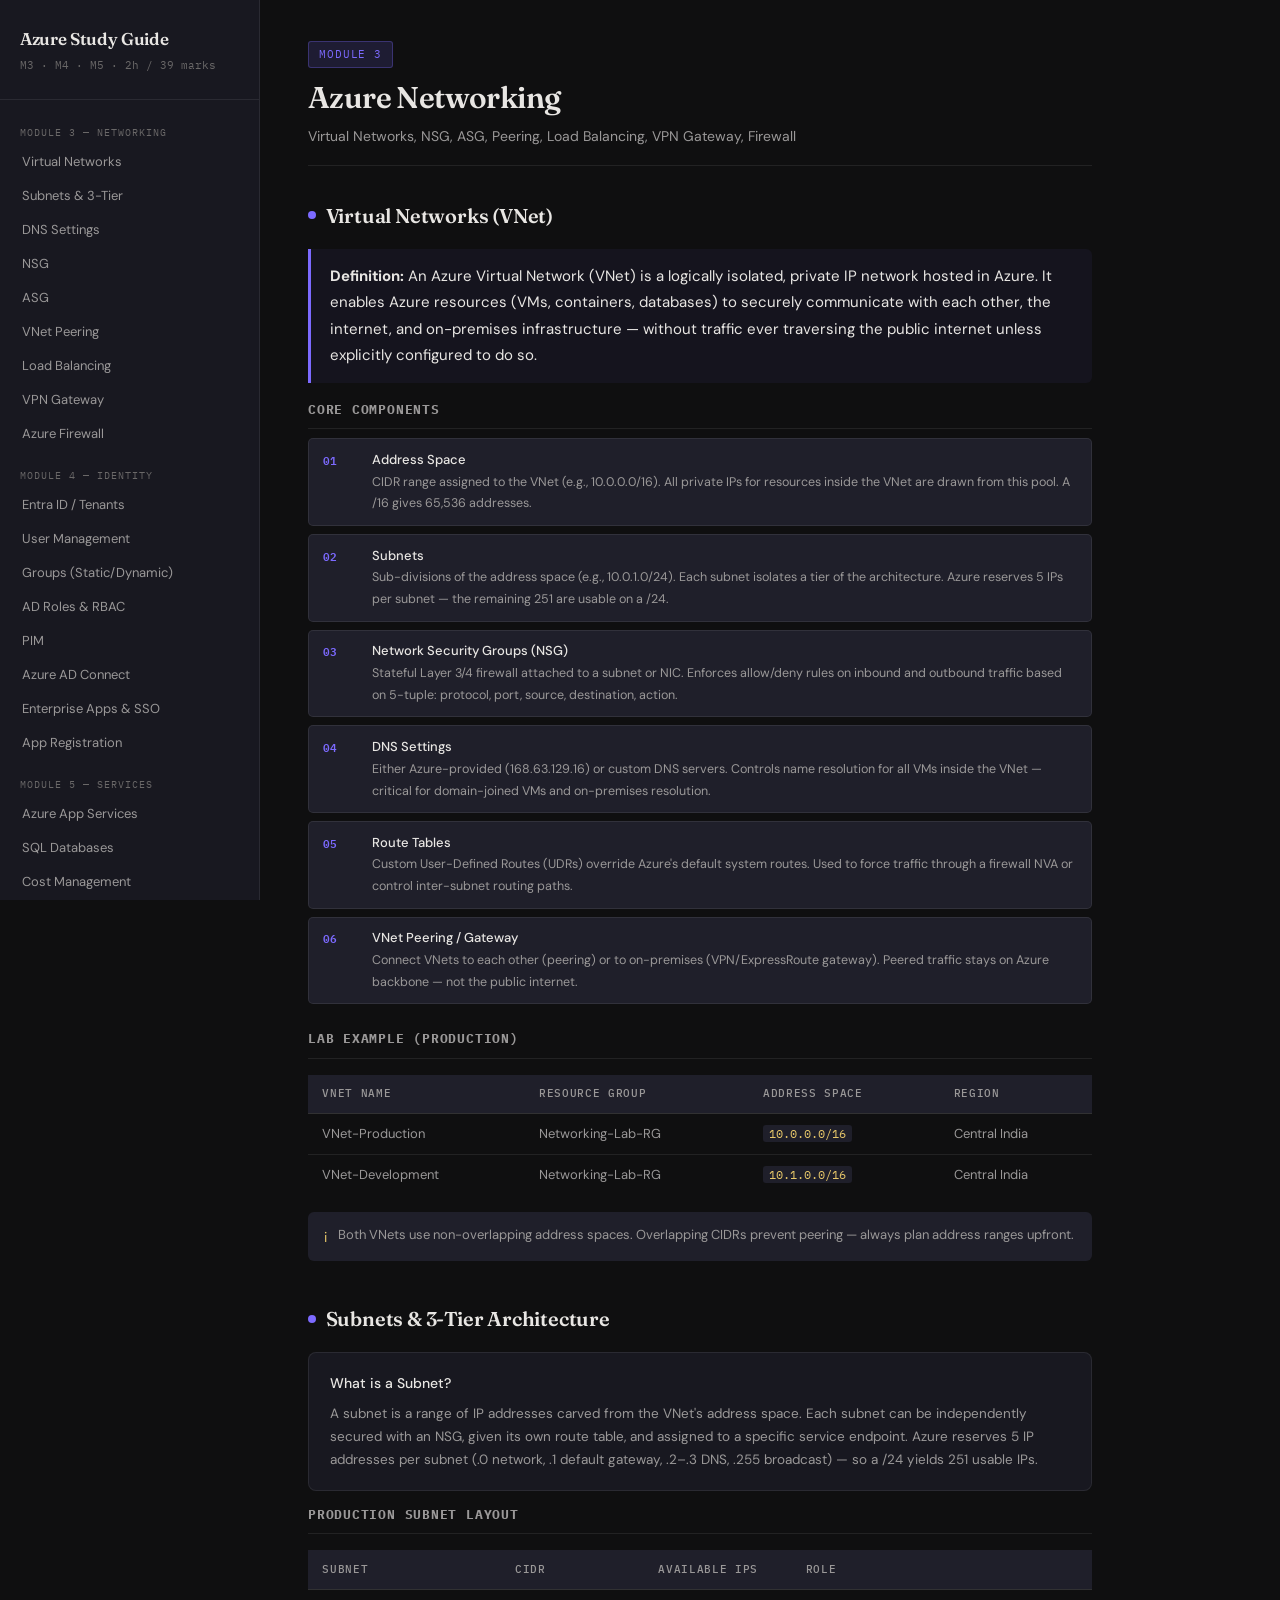
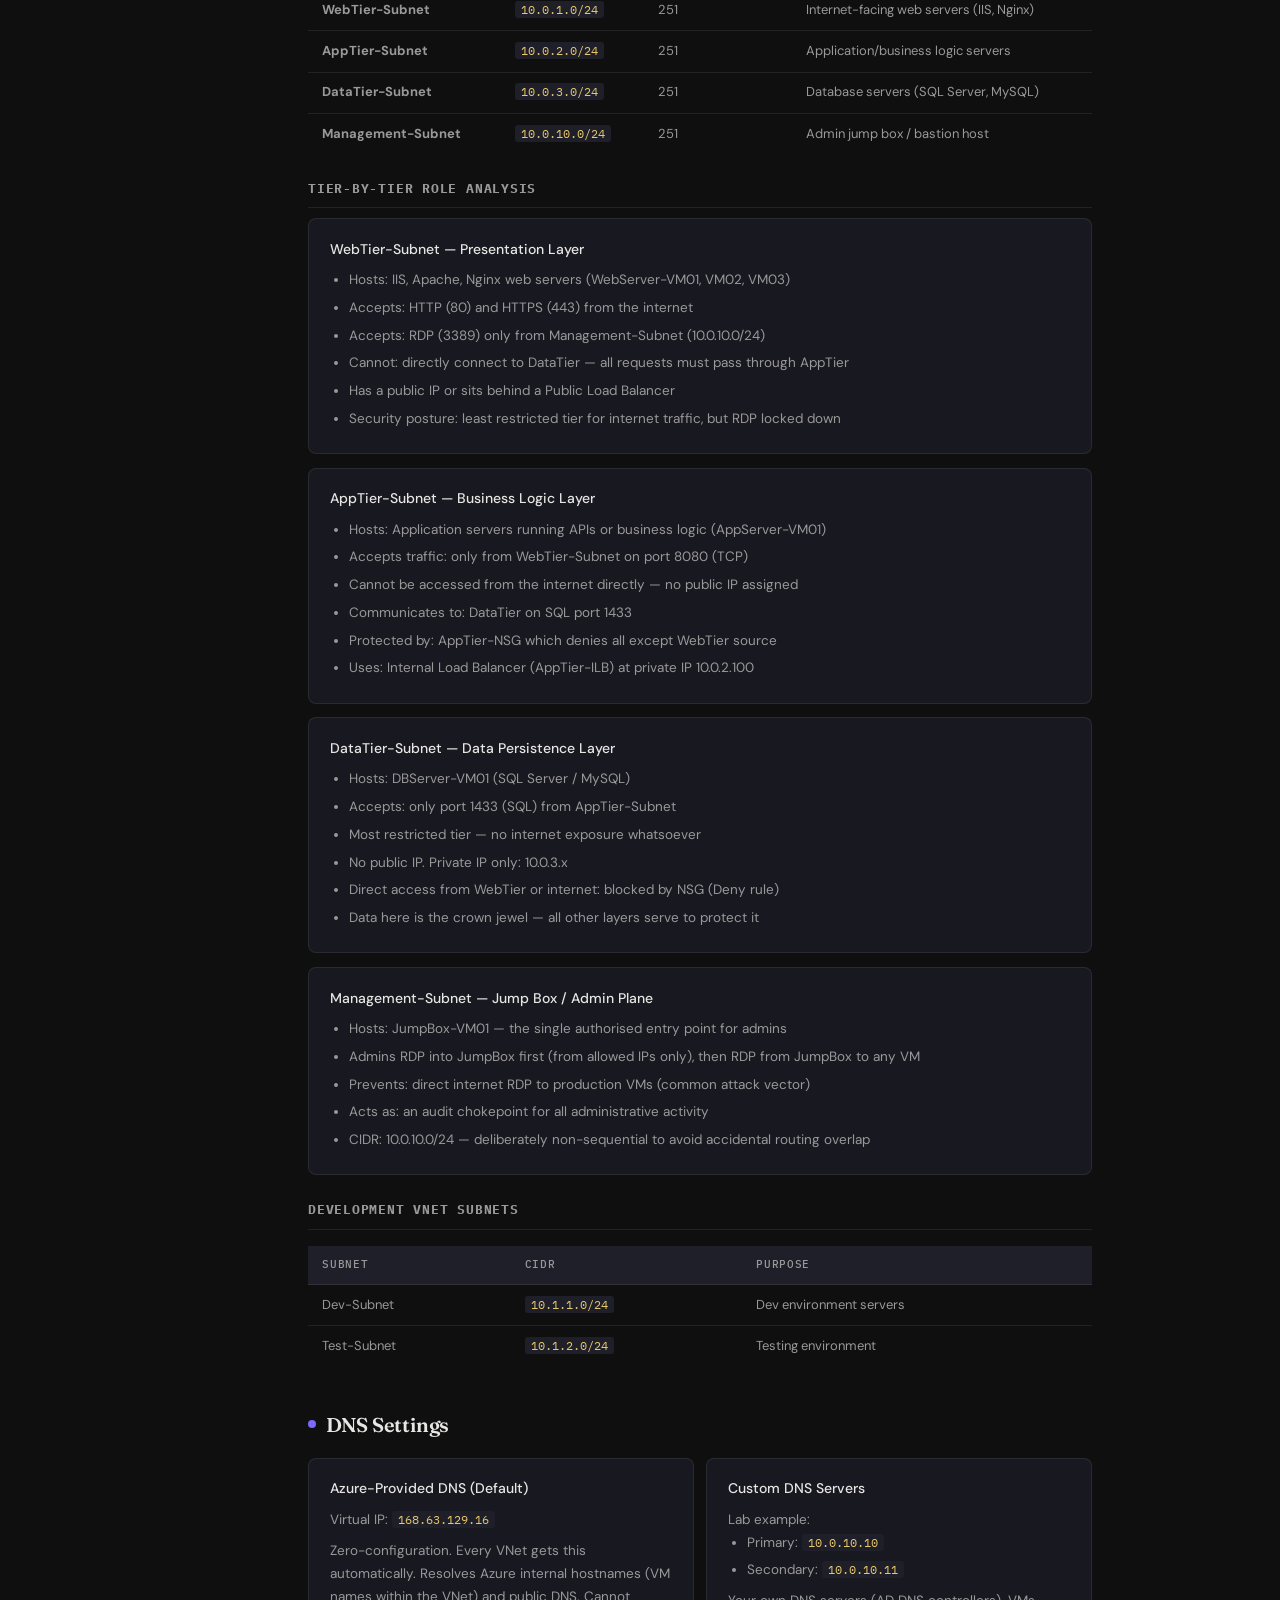
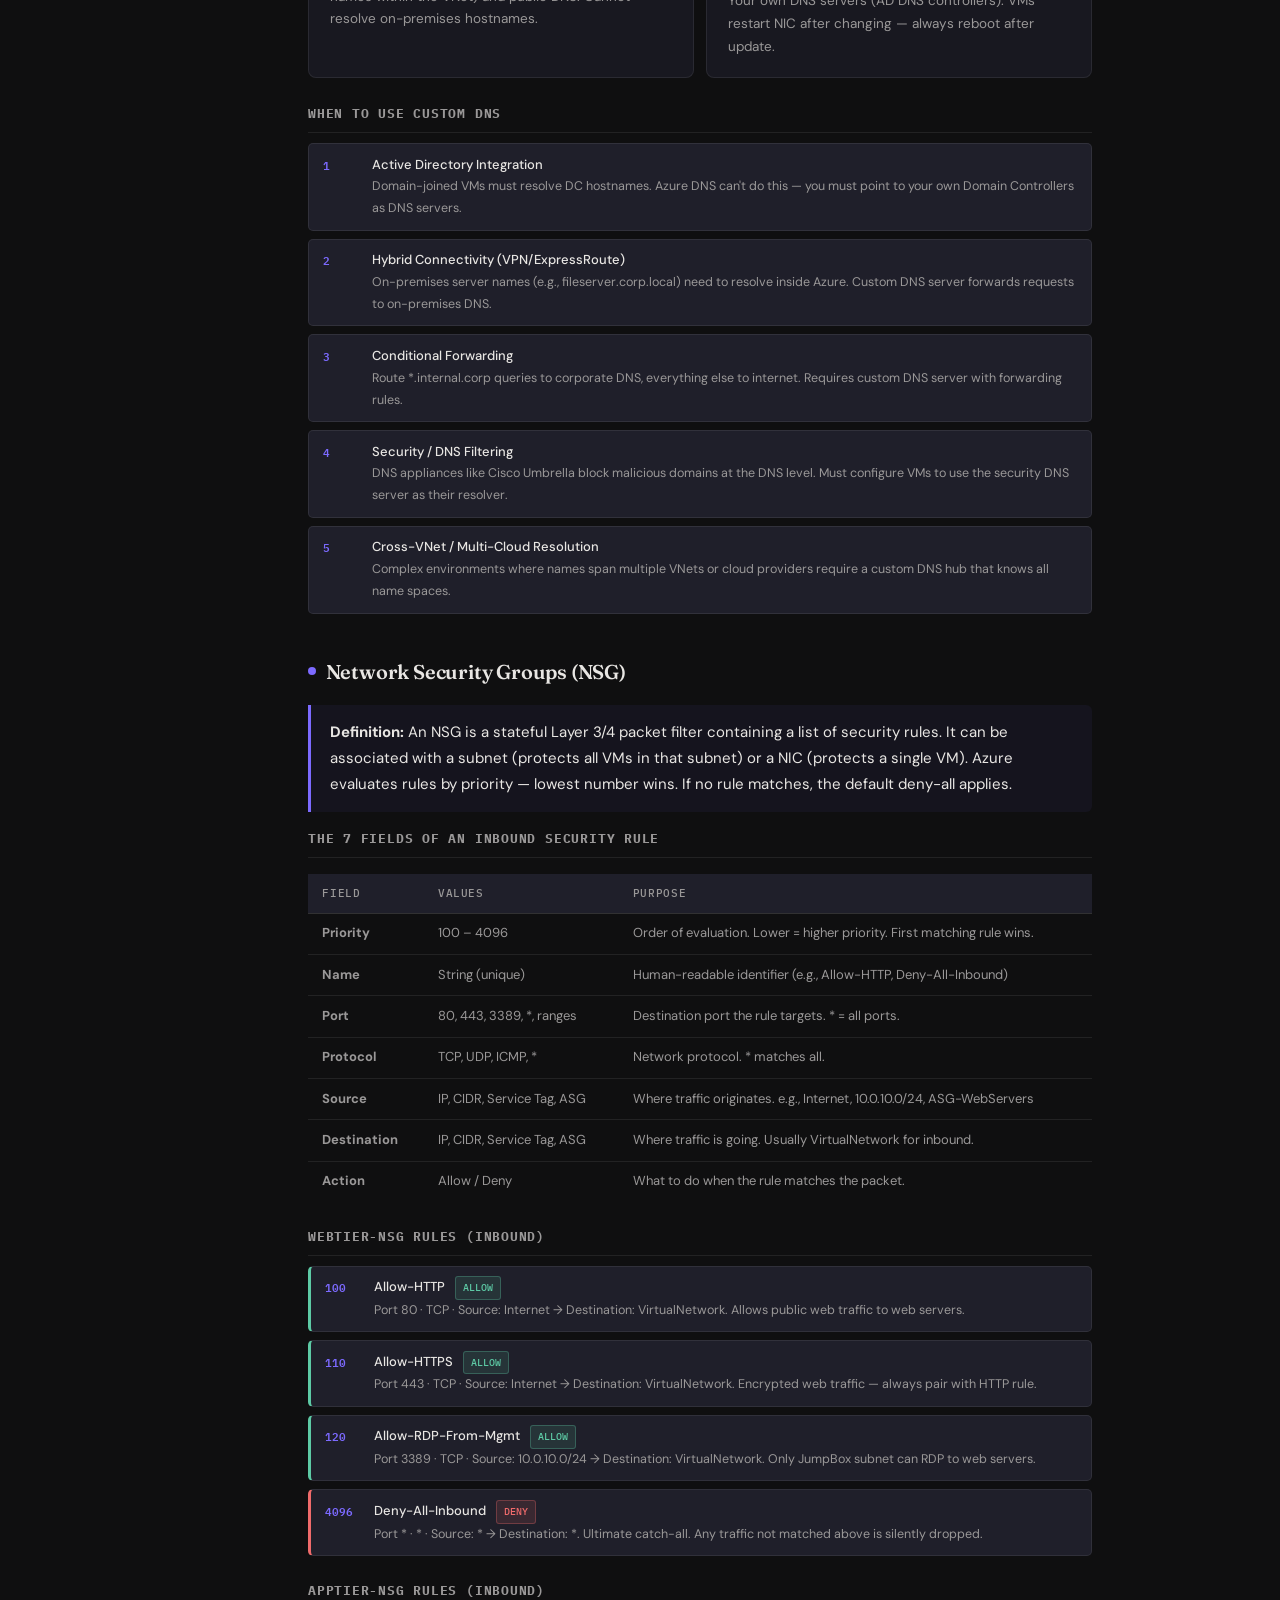
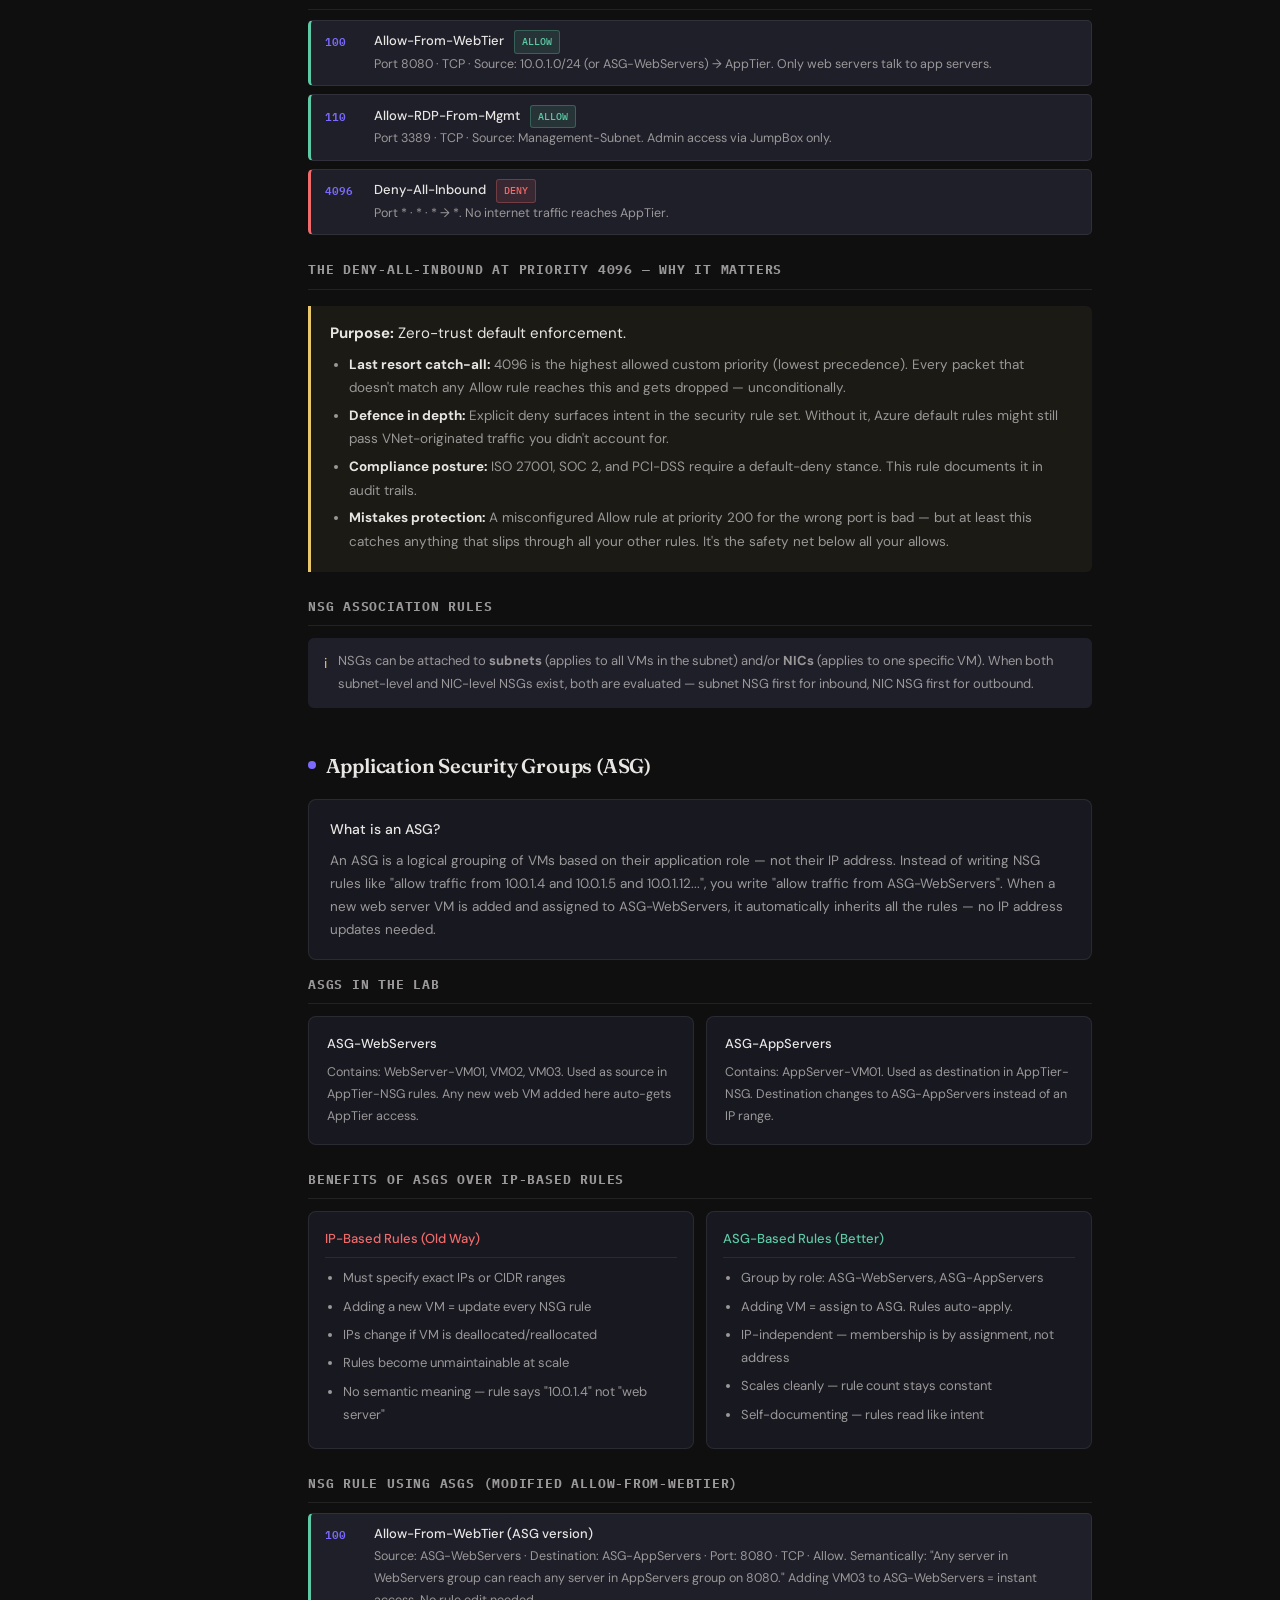
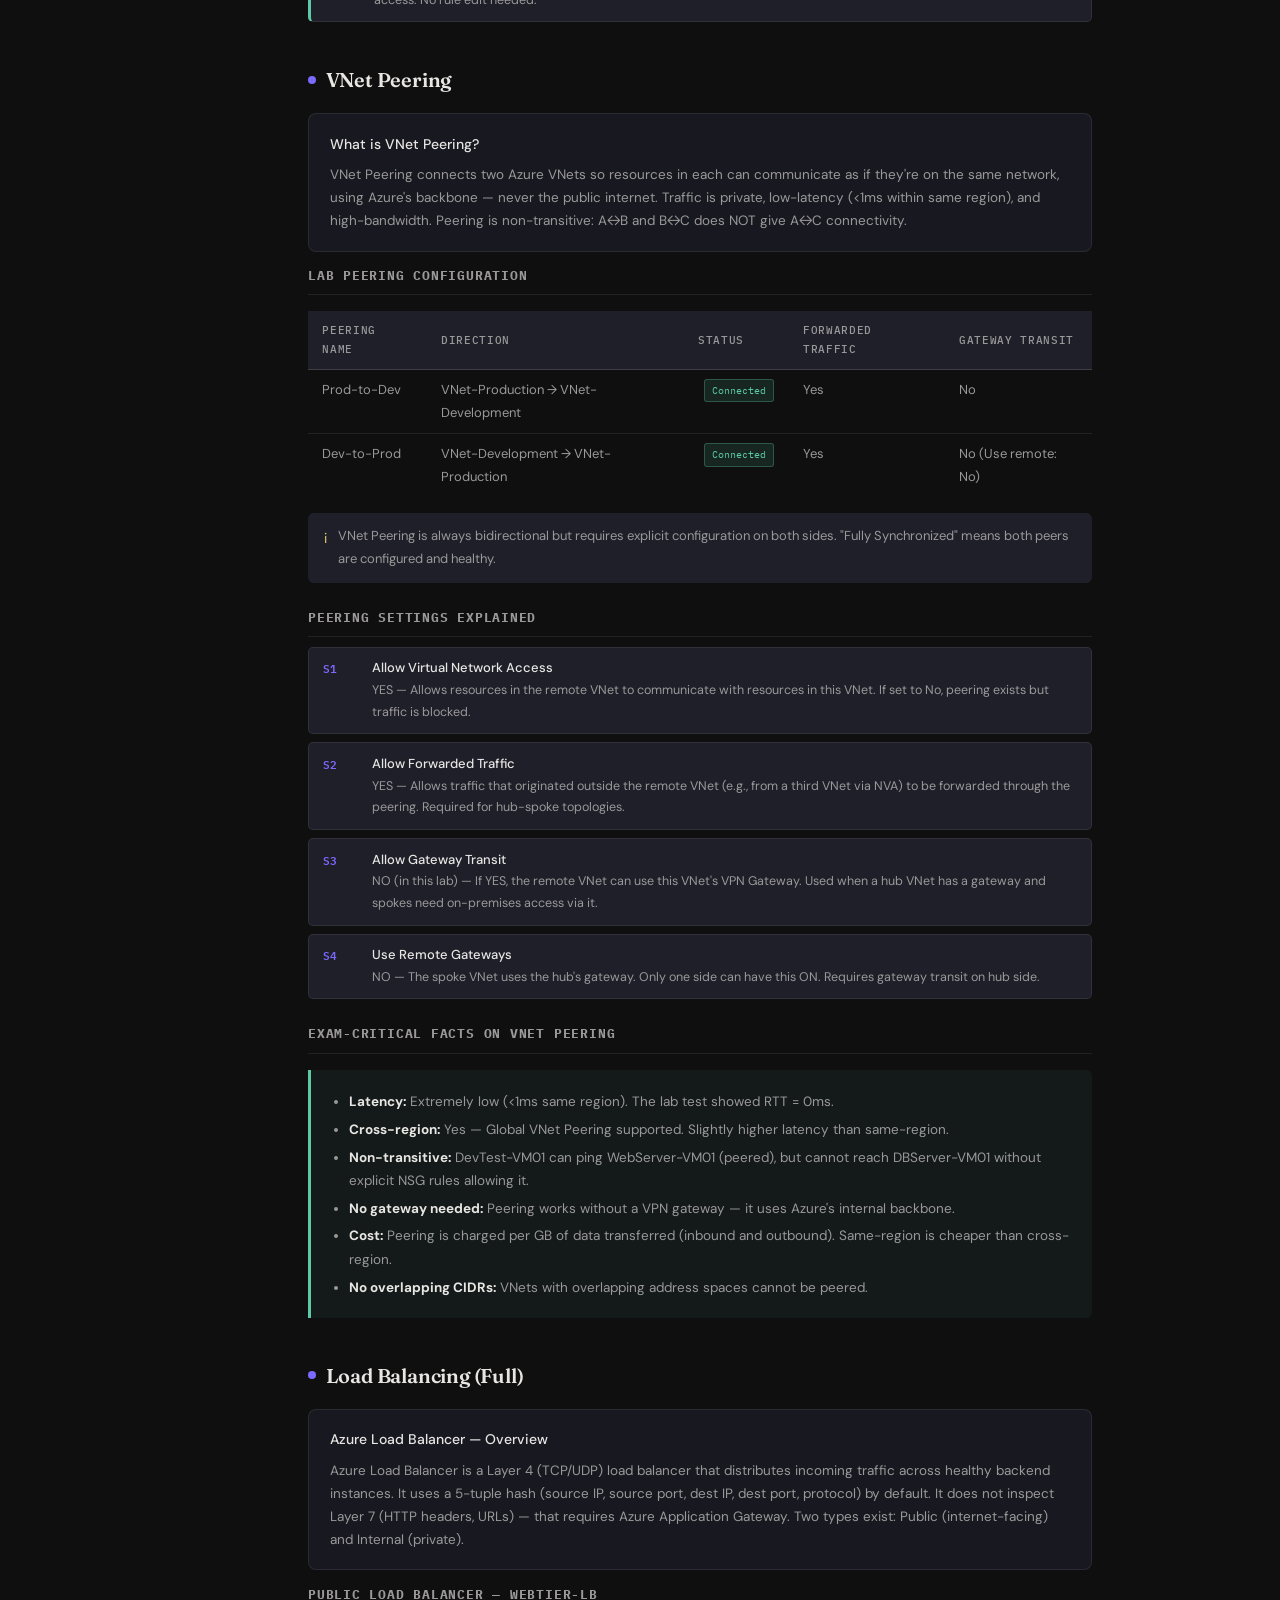
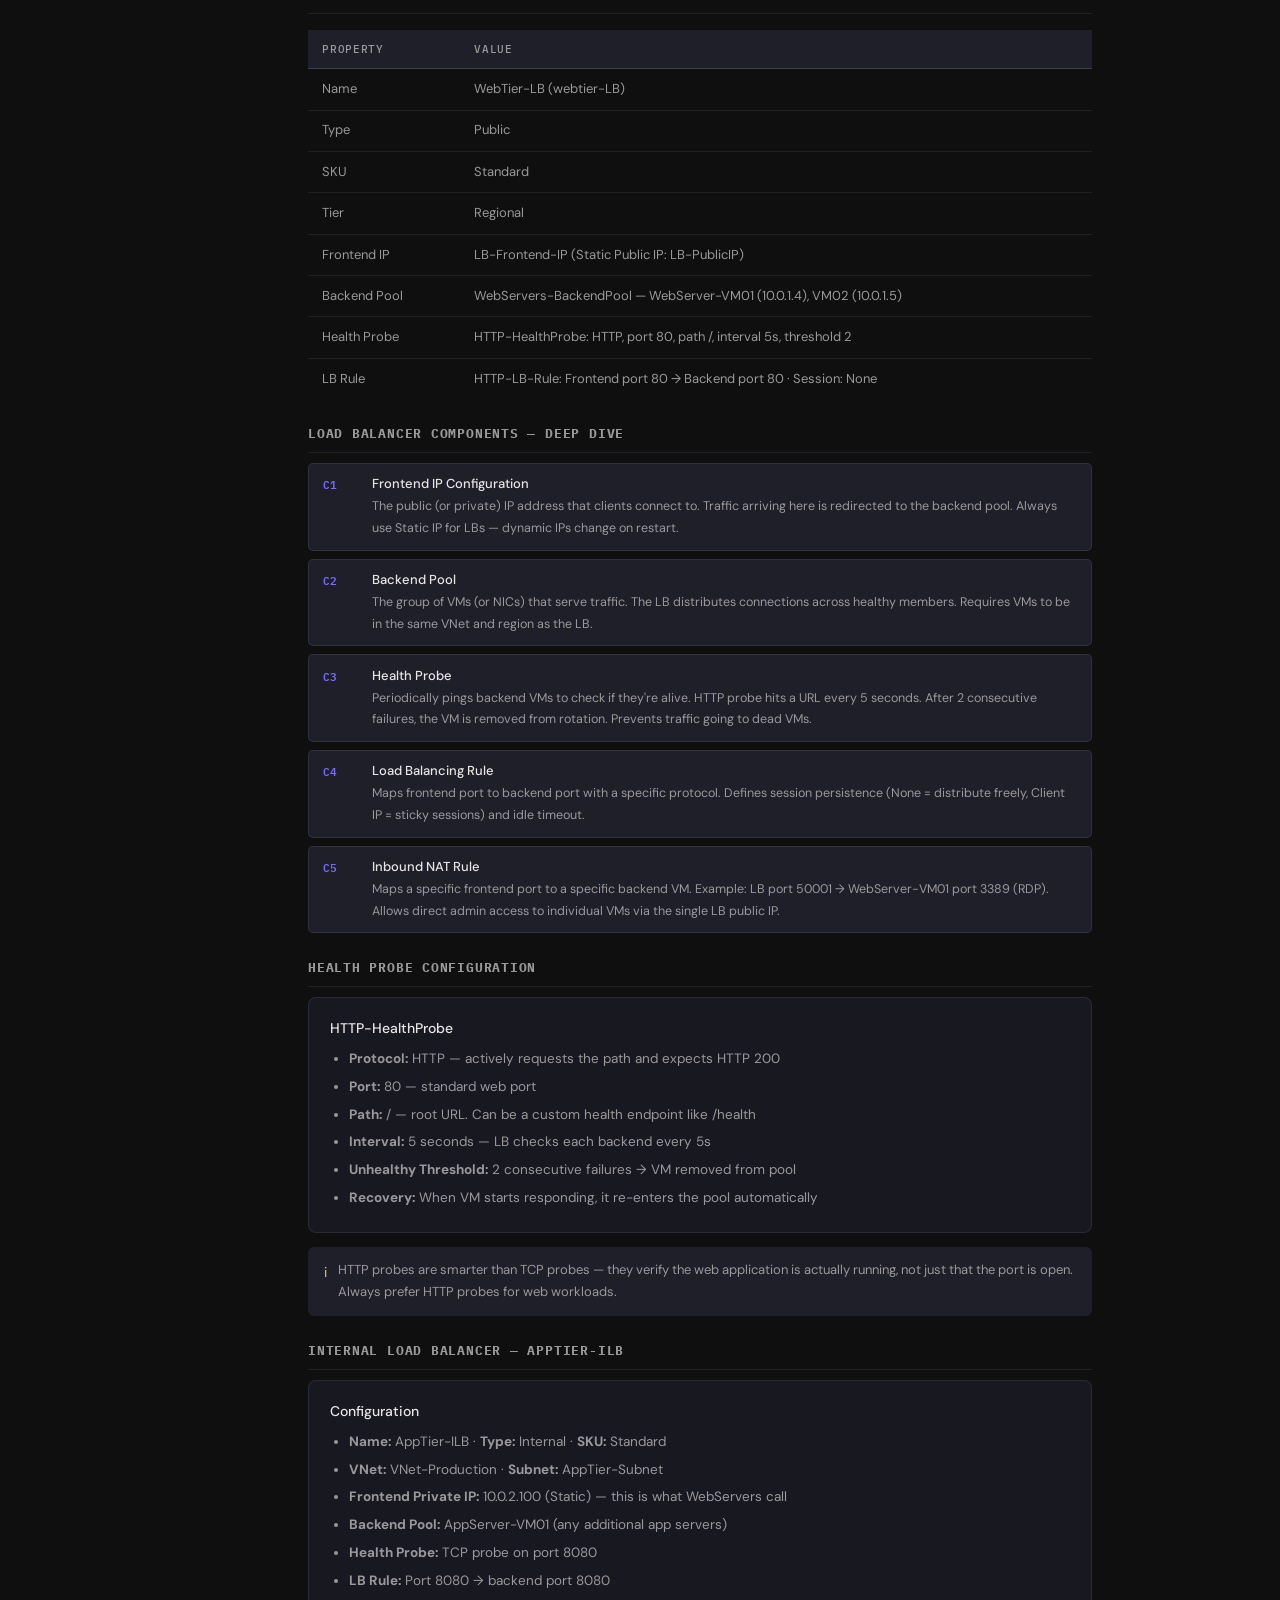
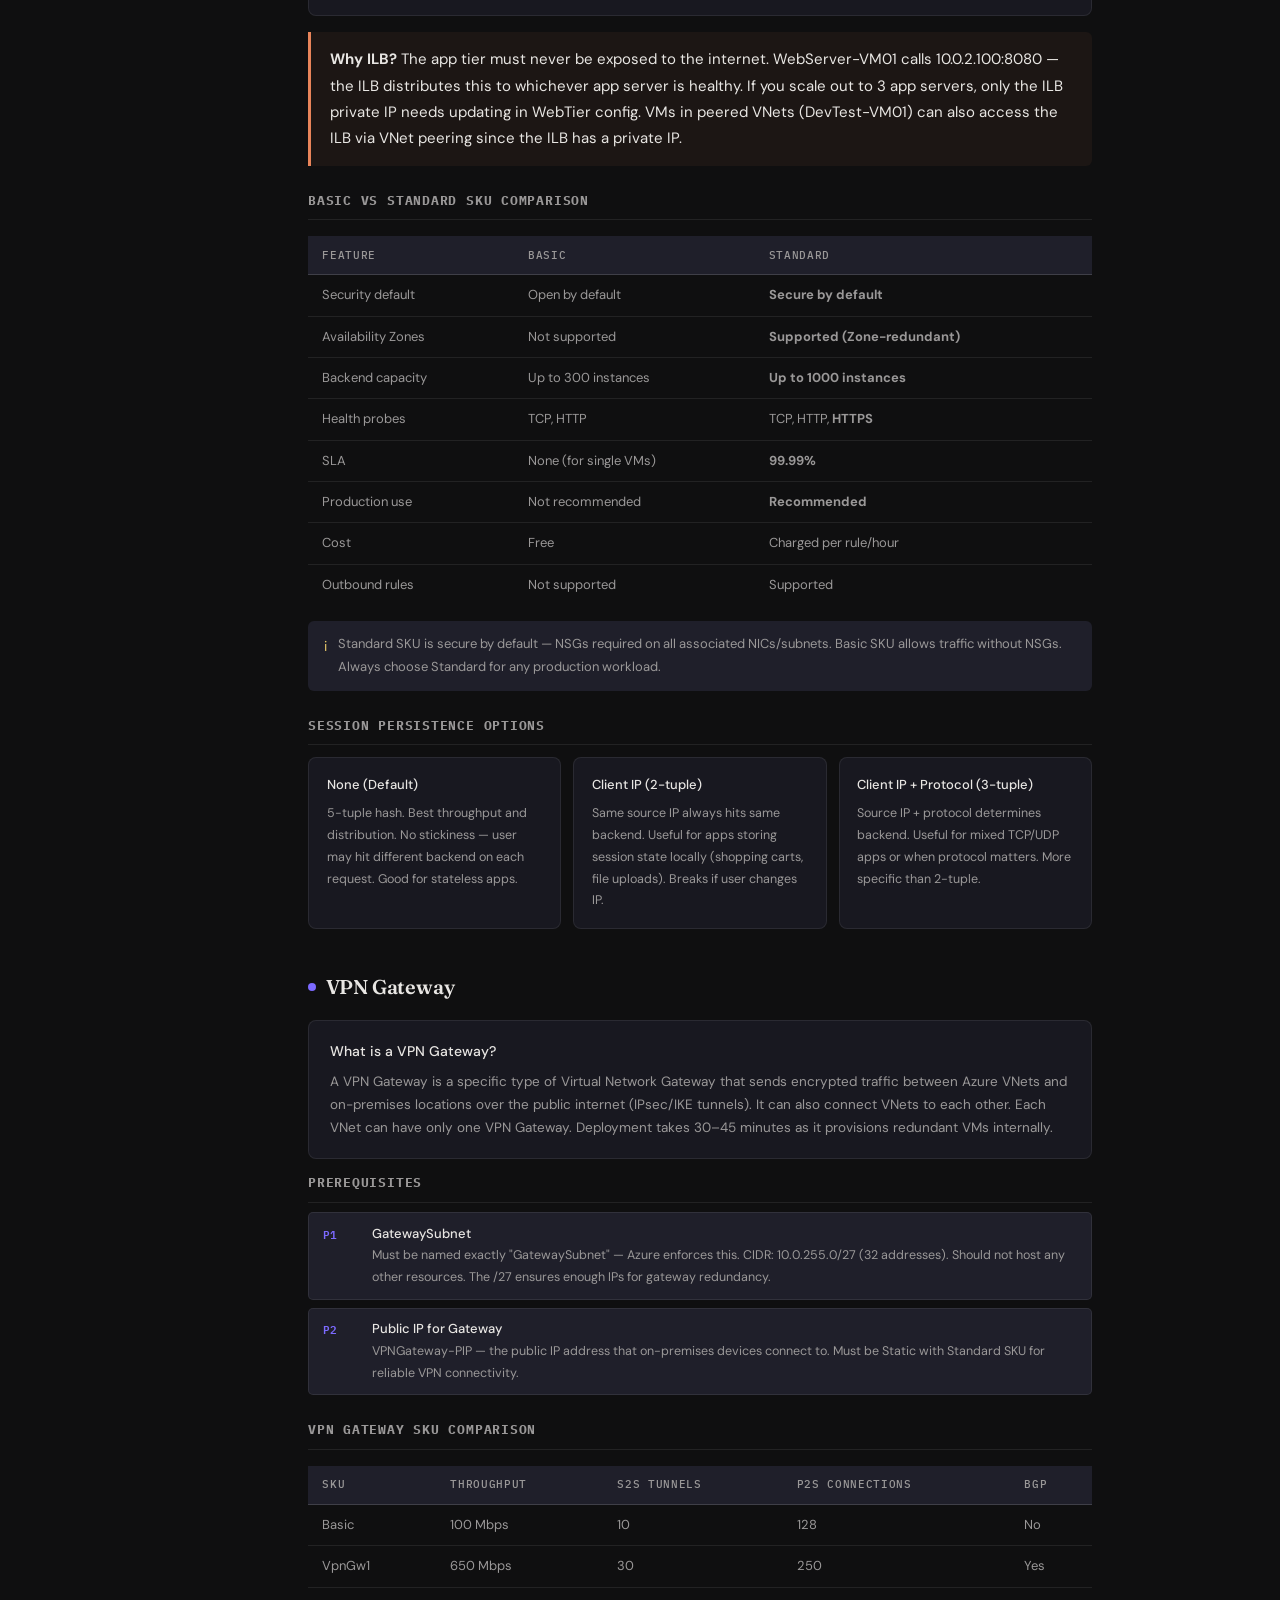
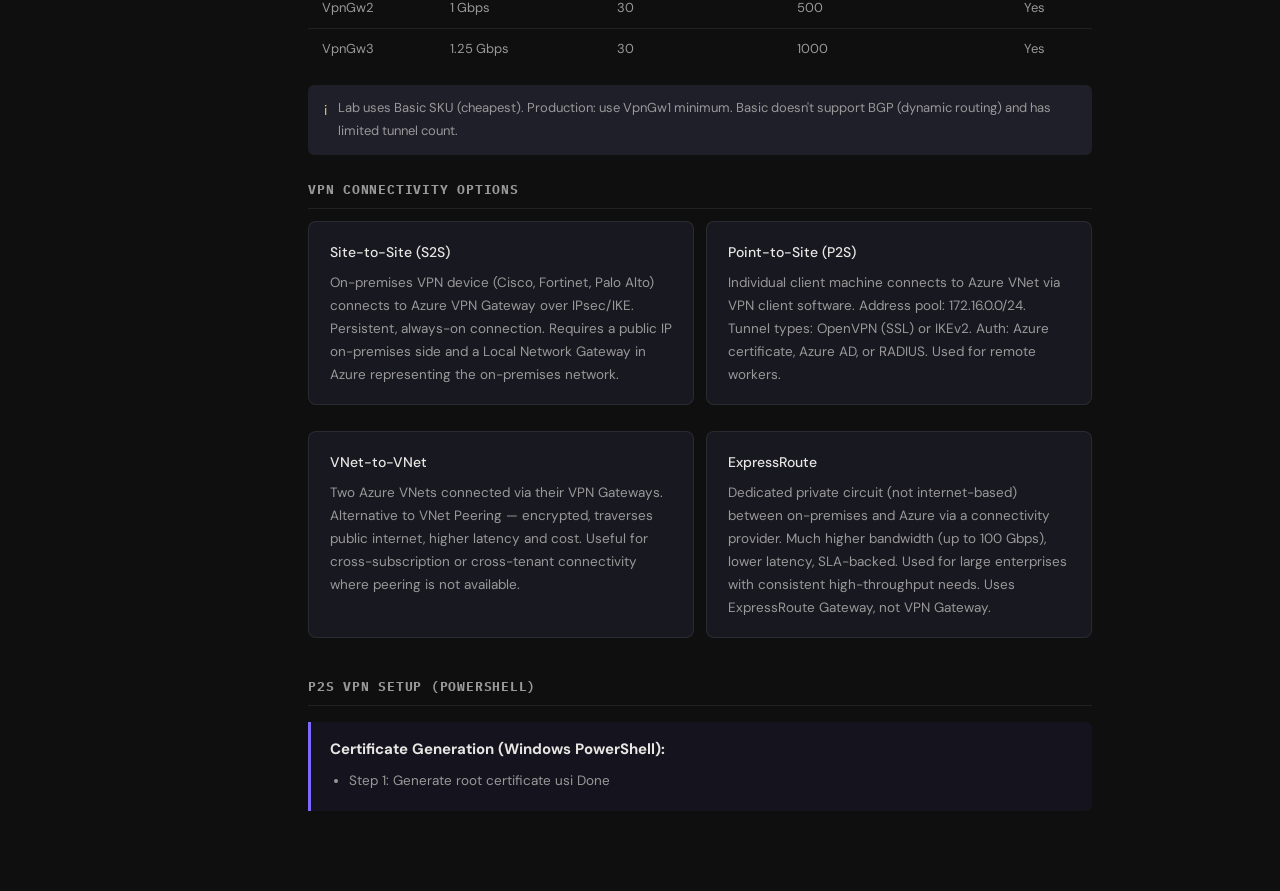
<file: Mini_Apps/Basic_Flask_App_For_Testing/demo.html>
<!DOCTYPE html>
<html lang="en">
<head>
<meta charset="UTF-8">
<meta name="viewport" content="width=device-width, initial-scale=1.0">
<title>Azure Study Guide — M3, M4, M5</title>
<link href="https://fonts.googleapis.com/css2?family=IBM+Plex+Mono:wght@400;600&family=Fraunces:ital,opsz,wght@0,9..144,300;0,9..144,600;1,9..144,300&family=DM+Sans:wght@300;400;500&display=swap" rel="stylesheet">
<style>
  :root {
    --bg: #0f0f10;
    --bg2: #181820;
    --bg3: #1f1f2a;
    --border: rgba(255,255,255,0.08);
    --border2: rgba(255,255,255,0.14);
    --txt: #e8e6e3;
    --txt2: #9a9898;
    --txt3: #6a6868;
    --accent: #7c6aff;
    --accent2: #5dcaa5;
    --accent3: #e8845a;
    --accent4: #e8c86a;
    --blue: #5b9cf6;
    --red: #f06b6b;
    --m3: #7c6aff;
    --m4: #5dcaa5;
    --m5: #e8845a;
    --exam: #e8c86a;
  }
  *, *::before, *::after { box-sizing: border-box; margin: 0; padding: 0; }
  body { background: var(--bg); color: var(--txt); font-family: 'DM Sans', sans-serif; font-size: 15px; line-height: 1.75; }
  
  .layout { display: flex; min-height: 100vh; }
  
  .sidebar {
    width: 260px;
    flex-shrink: 0;
    background: var(--bg2);
    border-right: 1px solid var(--border);
    position: sticky;
    top: 0;
    height: 100vh;
    overflow-y: auto;
    padding: 1.5rem 0;
  }
  .sidebar-logo {
    padding: 0 1.25rem 1.5rem;
    border-bottom: 1px solid var(--border);
    margin-bottom: 1rem;
  }
  .sidebar-logo .title { font-family: 'Fraunces', serif; font-size: 17px; font-weight: 600; color: var(--txt); letter-spacing: -0.02em; }
  .sidebar-logo .sub { font-size: 11px; color: var(--txt3); font-family: 'IBM Plex Mono', monospace; margin-top: 2px; }
  
  .nav-section { margin-bottom: 0.5rem; }
  .nav-label {
    font-size: 10px;
    font-family: 'IBM Plex Mono', monospace;
    letter-spacing: 0.1em;
    text-transform: uppercase;
    color: var(--txt3);
    padding: 0.5rem 1.25rem 0.25rem;
  }
  .nav-item {
    display: block;
    padding: 0.35rem 1.25rem;
    font-size: 13px;
    color: var(--txt2);
    text-decoration: none;
    cursor: pointer;
    border-left: 2px solid transparent;
    transition: all 0.15s;
  }
  .nav-item:hover { color: var(--txt); background: var(--bg3); }
  .nav-item.m3 { border-color: var(--m3); color: var(--txt); }
  .nav-item.m4 { border-color: var(--m4); color: var(--txt); }
  .nav-item.m5 { border-color: var(--m5); color: var(--txt); }
  .nav-item.exam-nav { border-color: var(--exam); color: var(--txt); }

  .main { flex: 1; max-width: 880px; padding: 2.5rem 3rem; }

  .module-header {
    margin-bottom: 2rem;
    padding-bottom: 1rem;
    border-bottom: 1px solid var(--border);
  }
  .module-tag {
    display: inline-block;
    font-family: 'IBM Plex Mono', monospace;
    font-size: 11px;
    letter-spacing: 0.08em;
    padding: 3px 10px;
    border-radius: 3px;
    margin-bottom: 0.75rem;
  }
  .tag-m3 { background: rgba(124,106,255,0.15); color: var(--m3); border: 1px solid rgba(124,106,255,0.3); }
  .tag-m4 { background: rgba(93,202,165,0.12); color: var(--m4); border: 1px solid rgba(93,202,165,0.3); }
  .tag-m5 { background: rgba(232,132,90,0.12); color: var(--m5); border: 1px solid rgba(232,132,90,0.3); }
  .tag-exam { background: rgba(232,200,106,0.12); color: var(--exam); border: 1px solid rgba(232,200,106,0.3); }

  .module-header h1 { font-family: 'Fraunces', serif; font-size: 30px; font-weight: 600; letter-spacing: -0.02em; line-height: 1.2; margin-bottom: 0.5rem; }
  .module-header p { color: var(--txt2); font-size: 14px; }

  .section { margin-bottom: 2.5rem; scroll-margin-top: 1.5rem; }
  .section-title {
    font-family: 'Fraunces', serif;
    font-size: 20px;
    font-weight: 600;
    letter-spacing: -0.01em;
    margin-bottom: 1rem;
    display: flex;
    align-items: center;
    gap: 0.6rem;
  }
  .section-title .dot {
    width: 8px;
    height: 8px;
    border-radius: 50%;
    flex-shrink: 0;
  }
  .dot-m3 { background: var(--m3); }
  .dot-m4 { background: var(--m4); }
  .dot-m5 { background: var(--m5); }
  .dot-exam { background: var(--exam); }

  .subsection { margin-bottom: 1.5rem; }
  .subsection h4 {
    font-size: 13px;
    font-family: 'IBM Plex Mono', monospace;
    color: var(--txt2);
    letter-spacing: 0.06em;
    text-transform: uppercase;
    margin-bottom: 0.6rem;
    padding-bottom: 0.4rem;
    border-bottom: 1px solid var(--border);
  }

  .concept-box {
    background: var(--bg2);
    border: 1px solid var(--border);
    border-radius: 8px;
    padding: 1.1rem 1.3rem;
    margin-bottom: 0.85rem;
  }
  .concept-box h5 {
    font-size: 14px;
    font-weight: 500;
    margin-bottom: 0.5rem;
    color: var(--txt);
  }
  .concept-box p, .concept-box li { font-size: 13.5px; color: var(--txt2); line-height: 1.7; }
  .concept-box ul, .concept-box ol { padding-left: 1.2rem; }
  .concept-box li { margin-bottom: 0.3rem; }

  .highlight-box {
    border-left: 3px solid var(--accent);
    background: rgba(124,106,255,0.06);
    padding: 0.9rem 1.2rem;
    border-radius: 0 6px 6px 0;
    margin: 1rem 0;
  }
  .highlight-box.green { border-color: var(--accent2); background: rgba(93,202,165,0.06); }
  .highlight-box.orange { border-color: var(--accent3); background: rgba(232,132,90,0.06); }
  .highlight-box.yellow { border-color: var(--accent4); background: rgba(232,200,106,0.06); }
  .highlight-box p, .highlight-box li { font-size: 13.5px; color: var(--txt2); }
  .highlight-box strong { color: var(--txt); }
  .highlight-box ul { padding-left: 1.2rem; margin-top: 0.4rem; }
  .highlight-box li { margin-bottom: 0.25rem; }

  .table-wrap { overflow-x: auto; margin: 1rem 0; }
  table { width: 100%; border-collapse: collapse; font-size: 13px; }
  th { background: var(--bg3); color: var(--txt2); font-weight: 500; font-family: 'IBM Plex Mono', monospace; font-size: 11px; text-transform: uppercase; letter-spacing: 0.06em; padding: 0.6rem 0.9rem; text-align: left; border-bottom: 1px solid var(--border2); }
  td { padding: 0.55rem 0.9rem; border-bottom: 1px solid var(--border); color: var(--txt2); vertical-align: top; }
  tr:last-child td { border-bottom: none; }
  tr:hover td { background: var(--bg2); }
  .code { font-family: 'IBM Plex Mono', monospace; background: var(--bg3); padding: 1px 6px; border-radius: 3px; font-size: 12px; color: var(--accent4); }

  .rule-row { display: grid; gap: 0.5rem; }
  .rule-chip {
    background: var(--bg3);
    border: 1px solid var(--border);
    border-radius: 5px;
    padding: 0.6rem 0.9rem;
    display: flex;
    align-items: flex-start;
    gap: 0.8rem;
    font-size: 13px;
  }
  .rule-chip .num { font-family: 'IBM Plex Mono', monospace; font-size: 11px; color: var(--accent); min-width: 36px; font-weight: 600; padding-top: 1px; }
  .rule-chip .content .label { font-weight: 500; color: var(--txt); }
  .rule-chip .content .desc { color: var(--txt2); font-size: 12.5px; }
  .allow { border-left: 3px solid var(--accent2); }
  .deny { border-left: 3px solid var(--red); }

  .grid-2 { display: grid; grid-template-columns: 1fr 1fr; gap: 0.75rem; margin: 0.75rem 0; }
  .grid-3 { display: grid; grid-template-columns: 1fr 1fr 1fr; gap: 0.75rem; margin: 0.75rem 0; }

  .card {
    background: var(--bg2);
    border: 1px solid var(--border);
    border-radius: 8px;
    padding: 1rem 1.1rem;
  }
  .card h5 { font-size: 13px; font-weight: 500; margin-bottom: 0.4rem; }
  .card p { font-size: 12.5px; color: var(--txt2); }

  .badge {
    display: inline-block;
    font-family: 'IBM Plex Mono', monospace;
    font-size: 10px;
    padding: 2px 7px;
    border-radius: 3px;
    margin-left: 0.4rem;
    vertical-align: middle;
  }
  .b-blue { background: rgba(91,156,246,0.15); color: var(--blue); border: 1px solid rgba(91,156,246,0.3); }
  .b-green { background: rgba(93,202,165,0.12); color: var(--accent2); border: 1px solid rgba(93,202,165,0.3); }
  .b-orange { background: rgba(232,132,90,0.12); color: var(--accent3); border: 1px solid rgba(232,132,90,0.3); }
  .b-red { background: rgba(240,107,107,0.12); color: var(--red); border: 1px solid rgba(240,107,107,0.3); }
  .b-purple { background: rgba(124,106,255,0.12); color: var(--m3); border: 1px solid rgba(124,106,255,0.3); }

  .exam-card {
    background: rgba(232,200,106,0.05);
    border: 1px solid rgba(232,200,106,0.25);
    border-radius: 10px;
    padding: 1.5rem;
    margin-bottom: 1.5rem;
  }
  .exam-card .q-num {
    font-family: 'IBM Plex Mono', monospace;
    font-size: 10px;
    color: var(--exam);
    letter-spacing: 0.1em;
    margin-bottom: 0.5rem;
  }
  .exam-card .q-text {
    font-family: 'Fraunces', serif;
    font-size: 17px;
    font-weight: 600;
    color: var(--txt);
    margin-bottom: 1rem;
    line-height: 1.4;
  }
  .exam-card .marks { font-size: 11px; font-family: 'IBM Plex Mono', monospace; color: var(--accent4); margin-bottom: 1rem; }
  .exam-card .answer { font-size: 13.5px; color: var(--txt2); line-height: 1.8; }
  .exam-card .answer strong { color: var(--txt); }
  .exam-card .answer ol, .exam-card .answer ul { padding-left: 1.3rem; margin: 0.6rem 0; }
  .exam-card .answer li { margin-bottom: 0.5rem; }
  .exam-card .answer p { margin-bottom: 0.6rem; }

  .divider { height: 1px; background: var(--border); margin: 2.5rem 0; }

  .tip-box {
    background: var(--bg3);
    border-radius: 6px;
    padding: 0.75rem 1rem;
    margin: 0.75rem 0;
    font-size: 13px;
    color: var(--txt2);
    display: flex;
    gap: 0.7rem;
    align-items: flex-start;
  }
  .tip-icon { color: var(--accent4); font-size: 14px; flex-shrink: 0; margin-top: 1px; }

  .compare-grid { display: grid; grid-template-columns: 1fr 1fr; gap: 0.75rem; margin: 0.75rem 0; }
  .compare-card { background: var(--bg2); border: 1px solid var(--border); border-radius: 8px; padding: 1rem; }
  .compare-card .ch { font-size: 13px; font-weight: 500; margin-bottom: 0.6rem; padding-bottom: 0.4rem; border-bottom: 1px solid var(--border); }
  .compare-card li { font-size: 13px; color: var(--txt2); margin-bottom: 0.35rem; }
  .compare-card ul { padding-left: 1.1rem; }

  .flow-steps { counter-reset: step; }
  .flow-step {
    display: flex;
    gap: 1rem;
    margin-bottom: 0.75rem;
    align-items: flex-start;
  }
  .step-num {
    background: var(--bg3);
    border: 1px solid var(--border2);
    border-radius: 50%;
    width: 26px;
    height: 26px;
    flex-shrink: 0;
    display: flex;
    align-items: center;
    justify-content: center;
    font-size: 11px;
    font-family: 'IBM Plex Mono', monospace;
    color: var(--accent);
    font-weight: 600;
    margin-top: 1px;
  }
  .step-content { font-size: 13.5px; color: var(--txt2); }
  .step-content strong { color: var(--txt); }

  a { color: inherit; text-decoration: none; }
  
  @media (max-width: 900px) {
    .sidebar { display: none; }
    .main { padding: 1.5rem; }
    .grid-2, .grid-3, .compare-grid { grid-template-columns: 1fr; }
  }
</style>
</head>
<body>
<div class="layout">

<!-- SIDEBAR -->
<nav class="sidebar">
  <div class="sidebar-logo">
    <div class="title">Azure Study Guide</div>
    <div class="sub">M3 · M4 · M5 · 2h / 39 marks</div>
  </div>

  <div class="nav-section">
    <div class="nav-label">Module 3 — Networking</div>
    <a href="#vnet" class="nav-item">Virtual Networks</a>
    <a href="#subnets" class="nav-item">Subnets & 3-Tier</a>
    <a href="#dns" class="nav-item">DNS Settings</a>
    <a href="#nsg" class="nav-item">NSG</a>
    <a href="#asg" class="nav-item">ASG</a>
    <a href="#peering" class="nav-item">VNet Peering</a>
    <a href="#lb" class="nav-item">Load Balancing</a>
    <a href="#vpn" class="nav-item">VPN Gateway</a>
    <a href="#firewall" class="nav-item">Azure Firewall</a>
  </div>

  <div class="nav-section">
    <div class="nav-label">Module 4 — Identity</div>
    <a href="#entra" class="nav-item">Entra ID / Tenants</a>
    <a href="#users" class="nav-item">User Management</a>
    <a href="#groups" class="nav-item">Groups (Static/Dynamic)</a>
    <a href="#roles" class="nav-item">AD Roles & RBAC</a>
    <a href="#pim" class="nav-item">PIM</a>
    <a href="#connect" class="nav-item">Azure AD Connect</a>
    <a href="#enterprise" class="nav-item">Enterprise Apps & SSO</a>
    <a href="#appreg" class="nav-item">App Registration</a>
  </div>

  <div class="nav-section">
    <div class="nav-label">Module 5 — Services</div>
    <a href="#appservice" class="nav-item">Azure App Services</a>
    <a href="#sql" class="nav-item">SQL Databases</a>
    <a href="#cost" class="nav-item">Cost Management</a>
  </div>

  <div class="nav-section">
    <div class="nav-label">Exam Q&amp;A</div>
    <a href="#exam" class="nav-item">5-Marker Questions</a>
  </div>
</nav>

<!-- MAIN CONTENT -->
<main class="main">

<!-- ===================== MODULE 3 ===================== -->
<div class="module-header">
  <div class="module-tag tag-m3">MODULE 3</div>
  <h1>Azure Networking</h1>
  <p>Virtual Networks, NSG, ASG, Peering, Load Balancing, VPN Gateway, Firewall</p>
</div>

<!-- VNET -->
<div id="vnet" class="section">
  <div class="section-title"><span class="dot dot-m3"></span>Virtual Networks (VNet)</div>

  <div class="highlight-box">
    <strong>Definition:</strong> An Azure Virtual Network (VNet) is a logically isolated, private IP network hosted in Azure. It enables Azure resources (VMs, containers, databases) to securely communicate with each other, the internet, and on-premises infrastructure — without traffic ever traversing the public internet unless explicitly configured to do so.
  </div>

  <div class="subsection">
    <h4>Core Components</h4>
    <div class="rule-row">
      <div class="rule-chip">
        <div class="num">01</div>
        <div class="content"><div class="label">Address Space</div><div class="desc">CIDR range assigned to the VNet (e.g., 10.0.0.0/16). All private IPs for resources inside the VNet are drawn from this pool. A /16 gives 65,536 addresses.</div></div>
      </div>
      <div class="rule-chip">
        <div class="num">02</div>
        <div class="content"><div class="label">Subnets</div><div class="desc">Sub-divisions of the address space (e.g., 10.0.1.0/24). Each subnet isolates a tier of the architecture. Azure reserves 5 IPs per subnet — the remaining 251 are usable on a /24.</div></div>
      </div>
      <div class="rule-chip">
        <div class="num">03</div>
        <div class="content"><div class="label">Network Security Groups (NSG)</div><div class="desc">Stateful Layer 3/4 firewall attached to a subnet or NIC. Enforces allow/deny rules on inbound and outbound traffic based on 5-tuple: protocol, port, source, destination, action.</div></div>
      </div>
      <div class="rule-chip">
        <div class="num">04</div>
        <div class="content"><div class="label">DNS Settings</div><div class="desc">Either Azure-provided (168.63.129.16) or custom DNS servers. Controls name resolution for all VMs inside the VNet — critical for domain-joined VMs and on-premises resolution.</div></div>
      </div>
      <div class="rule-chip">
        <div class="num">05</div>
        <div class="content"><div class="label">Route Tables</div><div class="desc">Custom User-Defined Routes (UDRs) override Azure's default system routes. Used to force traffic through a firewall NVA or control inter-subnet routing paths.</div></div>
      </div>
      <div class="rule-chip">
        <div class="num">06</div>
        <div class="content"><div class="label">VNet Peering / Gateway</div><div class="desc">Connect VNets to each other (peering) or to on-premises (VPN/ExpressRoute gateway). Peered traffic stays on Azure backbone — not the public internet.</div></div>
      </div>
    </div>
  </div>

  <div class="subsection">
    <h4>Lab Example (Production)</h4>
    <div class="table-wrap">
      <table>
        <tr><th>VNet Name</th><th>Resource Group</th><th>Address Space</th><th>Region</th></tr>
        <tr><td>VNet-Production</td><td>Networking-Lab-RG</td><td><span class="code">10.0.0.0/16</span></td><td>Central India</td></tr>
        <tr><td>VNet-Development</td><td>Networking-Lab-RG</td><td><span class="code">10.1.0.0/16</span></td><td>Central India</td></tr>
      </table>
    </div>
    <div class="tip-box"><span class="tip-icon">i</span>Both VNets use non-overlapping address spaces. Overlapping CIDRs prevent peering — always plan address ranges upfront.</div>
  </div>
</div>

<!-- SUBNETS -->
<div id="subnets" class="section">
  <div class="section-title"><span class="dot dot-m3"></span>Subnets &amp; 3-Tier Architecture</div>

  <div class="concept-box">
    <h5>What is a Subnet?</h5>
    <p>A subnet is a range of IP addresses carved from the VNet's address space. Each subnet can be independently secured with an NSG, given its own route table, and assigned to a specific service endpoint. Azure reserves 5 IP addresses per subnet (.0 network, .1 default gateway, .2–.3 DNS, .255 broadcast) — so a /24 yields 251 usable IPs.</p>
  </div>

  <div class="subsection">
    <h4>Production Subnet Layout</h4>
    <div class="table-wrap">
      <table>
        <tr><th>Subnet</th><th>CIDR</th><th>Available IPs</th><th>Role</th></tr>
        <tr><td><strong>WebTier-Subnet</strong></td><td><span class="code">10.0.1.0/24</span></td><td>251</td><td>Internet-facing web servers (IIS, Nginx)</td></tr>
        <tr><td><strong>AppTier-Subnet</strong></td><td><span class="code">10.0.2.0/24</span></td><td>251</td><td>Application/business logic servers</td></tr>
        <tr><td><strong>DataTier-Subnet</strong></td><td><span class="code">10.0.3.0/24</span></td><td>251</td><td>Database servers (SQL Server, MySQL)</td></tr>
        <tr><td><strong>Management-Subnet</strong></td><td><span class="code">10.0.10.0/24</span></td><td>251</td><td>Admin jump box / bastion host</td></tr>
      </table>
    </div>
  </div>

  <div class="subsection">
    <h4>Tier-by-Tier Role Analysis</h4>
    <div class="concept-box">
      <h5>WebTier-Subnet — Presentation Layer</h5>
      <ul>
        <li>Hosts: IIS, Apache, Nginx web servers (WebServer-VM01, VM02, VM03)</li>
        <li>Accepts: HTTP (80) and HTTPS (443) from the internet</li>
        <li>Accepts: RDP (3389) only from Management-Subnet (10.0.10.0/24)</li>
        <li>Cannot: directly connect to DataTier — all requests must pass through AppTier</li>
        <li>Has a public IP or sits behind a Public Load Balancer</li>
        <li>Security posture: least restricted tier for internet traffic, but RDP locked down</li>
      </ul>
    </div>
    <div class="concept-box">
      <h5>AppTier-Subnet — Business Logic Layer</h5>
      <ul>
        <li>Hosts: Application servers running APIs or business logic (AppServer-VM01)</li>
        <li>Accepts traffic: only from WebTier-Subnet on port 8080 (TCP)</li>
        <li>Cannot be accessed from the internet directly — no public IP assigned</li>
        <li>Communicates to: DataTier on SQL port 1433</li>
        <li>Protected by: AppTier-NSG which denies all except WebTier source</li>
        <li>Uses: Internal Load Balancer (AppTier-ILB) at private IP 10.0.2.100</li>
      </ul>
    </div>
    <div class="concept-box">
      <h5>DataTier-Subnet — Data Persistence Layer</h5>
      <ul>
        <li>Hosts: DBServer-VM01 (SQL Server / MySQL)</li>
        <li>Accepts: only port 1433 (SQL) from AppTier-Subnet</li>
        <li>Most restricted tier — no internet exposure whatsoever</li>
        <li>No public IP. Private IP only: 10.0.3.x</li>
        <li>Direct access from WebTier or internet: blocked by NSG (Deny rule)</li>
        <li>Data here is the crown jewel — all other layers serve to protect it</li>
      </ul>
    </div>
    <div class="concept-box">
      <h5>Management-Subnet — Jump Box / Admin Plane</h5>
      <ul>
        <li>Hosts: JumpBox-VM01 — the single authorised entry point for admins</li>
        <li>Admins RDP into JumpBox first (from allowed IPs only), then RDP from JumpBox to any VM</li>
        <li>Prevents: direct internet RDP to production VMs (common attack vector)</li>
        <li>Acts as: an audit chokepoint for all administrative activity</li>
        <li>CIDR: 10.0.10.0/24 — deliberately non-sequential to avoid accidental routing overlap</li>
      </ul>
    </div>
  </div>

  <div class="subsection">
    <h4>Development VNet Subnets</h4>
    <div class="table-wrap">
      <table>
        <tr><th>Subnet</th><th>CIDR</th><th>Purpose</th></tr>
        <tr><td>Dev-Subnet</td><td><span class="code">10.1.1.0/24</span></td><td>Dev environment servers</td></tr>
        <tr><td>Test-Subnet</td><td><span class="code">10.1.2.0/24</span></td><td>Testing environment</td></tr>
      </table>
    </div>
  </div>
</div>

<!-- DNS -->
<div id="dns" class="section">
  <div class="section-title"><span class="dot dot-m3"></span>DNS Settings</div>

  <div class="grid-2">
    <div class="concept-box">
      <h5>Azure-Provided DNS (Default)</h5>
      <p>Virtual IP: <span class="code">168.63.129.16</span></p>
      <p style="margin-top:0.5rem">Zero-configuration. Every VNet gets this automatically. Resolves Azure internal hostnames (VM names within the VNet) and public DNS. Cannot resolve on-premises hostnames.</p>
    </div>
    <div class="concept-box">
      <h5>Custom DNS Servers</h5>
      <p>Lab example:</p>
      <ul>
        <li>Primary: <span class="code">10.0.10.10</span></li>
        <li>Secondary: <span class="code">10.0.10.11</span></li>
      </ul>
      <p style="margin-top:0.5rem">Your own DNS servers (AD DNS controllers). VMs restart NIC after changing — always reboot after update.</p>
    </div>
  </div>

  <div class="subsection">
    <h4>When to Use Custom DNS</h4>
    <div class="rule-row">
      <div class="rule-chip"><div class="num">1</div><div class="content"><div class="label">Active Directory Integration</div><div class="desc">Domain-joined VMs must resolve DC hostnames. Azure DNS can't do this — you must point to your own Domain Controllers as DNS servers.</div></div></div>
      <div class="rule-chip"><div class="num">2</div><div class="content"><div class="label">Hybrid Connectivity (VPN/ExpressRoute)</div><div class="desc">On-premises server names (e.g., fileserver.corp.local) need to resolve inside Azure. Custom DNS server forwards requests to on-premises DNS.</div></div></div>
      <div class="rule-chip"><div class="num">3</div><div class="content"><div class="label">Conditional Forwarding</div><div class="desc">Route *.internal.corp queries to corporate DNS, everything else to internet. Requires custom DNS server with forwarding rules.</div></div></div>
      <div class="rule-chip"><div class="num">4</div><div class="content"><div class="label">Security / DNS Filtering</div><div class="desc">DNS appliances like Cisco Umbrella block malicious domains at the DNS level. Must configure VMs to use the security DNS server as their resolver.</div></div></div>
      <div class="rule-chip"><div class="num">5</div><div class="content"><div class="label">Cross-VNet / Multi-Cloud Resolution</div><div class="desc">Complex environments where names span multiple VNets or cloud providers require a custom DNS hub that knows all name spaces.</div></div></div>
    </div>
  </div>
</div>

<!-- NSG -->
<div id="nsg" class="section">
  <div class="section-title"><span class="dot dot-m3"></span>Network Security Groups (NSG)</div>

  <div class="highlight-box">
    <strong>Definition:</strong> An NSG is a stateful Layer 3/4 packet filter containing a list of security rules. It can be associated with a subnet (protects all VMs in that subnet) or a NIC (protects a single VM). Azure evaluates rules by priority — lowest number wins. If no rule matches, the default deny-all applies.
  </div>

  <div class="subsection">
    <h4>The 7 Fields of an Inbound Security Rule</h4>
    <div class="table-wrap">
      <table>
        <tr><th>Field</th><th>Values</th><th>Purpose</th></tr>
        <tr><td><strong>Priority</strong></td><td>100 – 4096</td><td>Order of evaluation. Lower = higher priority. First matching rule wins.</td></tr>
        <tr><td><strong>Name</strong></td><td>String (unique)</td><td>Human-readable identifier (e.g., Allow-HTTP, Deny-All-Inbound)</td></tr>
        <tr><td><strong>Port</strong></td><td>80, 443, 3389, *, ranges</td><td>Destination port the rule targets. * = all ports.</td></tr>
        <tr><td><strong>Protocol</strong></td><td>TCP, UDP, ICMP, *</td><td>Network protocol. * matches all.</td></tr>
        <tr><td><strong>Source</strong></td><td>IP, CIDR, Service Tag, ASG</td><td>Where traffic originates. e.g., Internet, 10.0.10.0/24, ASG-WebServers</td></tr>
        <tr><td><strong>Destination</strong></td><td>IP, CIDR, Service Tag, ASG</td><td>Where traffic is going. Usually VirtualNetwork for inbound.</td></tr>
        <tr><td><strong>Action</strong></td><td>Allow / Deny</td><td>What to do when the rule matches the packet.</td></tr>
      </table>
    </div>
  </div>

  <div class="subsection">
    <h4>WebTier-NSG Rules (Inbound)</h4>
    <div class="rule-row">
      <div class="rule-chip allow"><div class="num">100</div><div class="content"><div class="label">Allow-HTTP <span class="badge b-green">ALLOW</span></div><div class="desc">Port 80 · TCP · Source: Internet → Destination: VirtualNetwork. Allows public web traffic to web servers.</div></div></div>
      <div class="rule-chip allow"><div class="num">110</div><div class="content"><div class="label">Allow-HTTPS <span class="badge b-green">ALLOW</span></div><div class="desc">Port 443 · TCP · Source: Internet → Destination: VirtualNetwork. Encrypted web traffic — always pair with HTTP rule.</div></div></div>
      <div class="rule-chip allow"><div class="num">120</div><div class="content"><div class="label">Allow-RDP-From-Mgmt <span class="badge b-green">ALLOW</span></div><div class="desc">Port 3389 · TCP · Source: 10.0.10.0/24 → Destination: VirtualNetwork. Only JumpBox subnet can RDP to web servers.</div></div></div>
      <div class="rule-chip deny"><div class="num">4096</div><div class="content"><div class="label">Deny-All-Inbound <span class="badge b-red">DENY</span></div><div class="desc">Port * · * · Source: * → Destination: *. Ultimate catch-all. Any traffic not matched above is silently dropped.</div></div></div>
    </div>
  </div>

  <div class="subsection">
    <h4>AppTier-NSG Rules (Inbound)</h4>
    <div class="rule-row">
      <div class="rule-chip allow"><div class="num">100</div><div class="content"><div class="label">Allow-From-WebTier <span class="badge b-green">ALLOW</span></div><div class="desc">Port 8080 · TCP · Source: 10.0.1.0/24 (or ASG-WebServers) → AppTier. Only web servers talk to app servers.</div></div></div>
      <div class="rule-chip allow"><div class="num">110</div><div class="content"><div class="label">Allow-RDP-From-Mgmt <span class="badge b-green">ALLOW</span></div><div class="desc">Port 3389 · TCP · Source: Management-Subnet. Admin access via JumpBox only.</div></div></div>
      <div class="rule-chip deny"><div class="num">4096</div><div class="content"><div class="label">Deny-All-Inbound <span class="badge b-red">DENY</span></div><div class="desc">Port * · * · * → *. No internet traffic reaches AppTier.</div></div></div>
    </div>
  </div>

  <div class="subsection">
    <h4>The Deny-All-Inbound at Priority 4096 — Why It Matters</h4>
    <div class="highlight-box yellow">
      <strong>Purpose:</strong> Zero-trust default enforcement.
      <ul>
        <li><strong>Last resort catch-all:</strong> 4096 is the highest allowed custom priority (lowest precedence). Every packet that doesn't match any Allow rule reaches this and gets dropped — unconditionally.</li>
        <li><strong>Defence in depth:</strong> Explicit deny surfaces intent in the security rule set. Without it, Azure default rules might still pass VNet-originated traffic you didn't account for.</li>
        <li><strong>Compliance posture:</strong> ISO 27001, SOC 2, and PCI-DSS require a default-deny stance. This rule documents it in audit trails.</li>
        <li><strong>Mistakes protection:</strong> A misconfigured Allow rule at priority 200 for the wrong port is bad — but at least this catches anything that slips through all your other rules. It's the safety net below all your allows.</li>
      </ul>
    </div>
  </div>

  <div class="subsection">
    <h4>NSG Association Rules</h4>
    <div class="tip-box"><span class="tip-icon">i</span><span>NSGs can be attached to <strong>subnets</strong> (applies to all VMs in the subnet) and/or <strong>NICs</strong> (applies to one specific VM). When both subnet-level and NIC-level NSGs exist, both are evaluated — subnet NSG first for inbound, NIC NSG first for outbound.</span></div>
  </div>
</div>

<!-- ASG -->
<div id="asg" class="section">
  <div class="section-title"><span class="dot dot-m3"></span>Application Security Groups (ASG)</div>

  <div class="concept-box">
    <h5>What is an ASG?</h5>
    <p>An ASG is a logical grouping of VMs based on their application role — not their IP address. Instead of writing NSG rules like "allow traffic from 10.0.1.4 and 10.0.1.5 and 10.0.1.12...", you write "allow traffic from ASG-WebServers". When a new web server VM is added and assigned to ASG-WebServers, it automatically inherits all the rules — no IP address updates needed.</p>
  </div>

  <div class="subsection">
    <h4>ASGs in the Lab</h4>
    <div class="grid-2">
      <div class="card"><h5>ASG-WebServers</h5><p>Contains: WebServer-VM01, VM02, VM03. Used as source in AppTier-NSG rules. Any new web VM added here auto-gets AppTier access.</p></div>
      <div class="card"><h5>ASG-AppServers</h5><p>Contains: AppServer-VM01. Used as destination in AppTier-NSG. Destination changes to ASG-AppServers instead of an IP range.</p></div>
    </div>
  </div>

  <div class="subsection">
    <h4>Benefits of ASGs Over IP-Based Rules</h4>
    <div class="compare-grid">
      <div class="compare-card">
        <div class="ch" style="color: var(--red)">IP-Based Rules (Old Way)</div>
        <ul>
          <li>Must specify exact IPs or CIDR ranges</li>
          <li>Adding a new VM = update every NSG rule</li>
          <li>IPs change if VM is deallocated/reallocated</li>
          <li>Rules become unmaintainable at scale</li>
          <li>No semantic meaning — rule says "10.0.1.4" not "web server"</li>
        </ul>
      </div>
      <div class="compare-card">
        <div class="ch" style="color: var(--accent2)">ASG-Based Rules (Better)</div>
        <ul>
          <li>Group by role: ASG-WebServers, ASG-AppServers</li>
          <li>Adding VM = assign to ASG. Rules auto-apply.</li>
          <li>IP-independent — membership is by assignment, not address</li>
          <li>Scales cleanly — rule count stays constant</li>
          <li>Self-documenting — rules read like intent</li>
        </ul>
      </div>
    </div>
  </div>

  <div class="subsection">
    <h4>NSG Rule Using ASGs (Modified Allow-From-WebTier)</h4>
    <div class="rule-chip allow"><div class="num">100</div><div class="content"><div class="label">Allow-From-WebTier (ASG version)</div><div class="desc">Source: ASG-WebServers · Destination: ASG-AppServers · Port: 8080 · TCP · Allow. Semantically: "Any server in WebServers group can reach any server in AppServers group on 8080." Adding VM03 to ASG-WebServers = instant access. No rule edit needed.</div></div></div>
  </div>
</div>

<!-- VNET PEERING -->
<div id="peering" class="section">
  <div class="section-title"><span class="dot dot-m3"></span>VNet Peering</div>

  <div class="concept-box">
    <h5>What is VNet Peering?</h5>
    <p>VNet Peering connects two Azure VNets so resources in each can communicate as if they're on the same network, using Azure's backbone — never the public internet. Traffic is private, low-latency (&lt;1ms within same region), and high-bandwidth. Peering is non-transitive: A↔B and B↔C does NOT give A↔C connectivity.</p>
  </div>

  <div class="subsection">
    <h4>Lab Peering Configuration</h4>
    <div class="table-wrap">
      <table>
        <tr><th>Peering Name</th><th>Direction</th><th>Status</th><th>Forwarded Traffic</th><th>Gateway Transit</th></tr>
        <tr><td>Prod-to-Dev</td><td>VNet-Production → VNet-Development</td><td><span class="badge b-green">Connected</span></td><td>Yes</td><td>No</td></tr>
        <tr><td>Dev-to-Prod</td><td>VNet-Development → VNet-Production</td><td><span class="badge b-green">Connected</span></td><td>Yes</td><td>No (Use remote: No)</td></tr>
      </table>
    </div>
    <div class="tip-box"><span class="tip-icon">i</span>VNet Peering is always bidirectional but requires explicit configuration on both sides. "Fully Synchronized" means both peers are configured and healthy.</div>
  </div>

  <div class="subsection">
    <h4>Peering Settings Explained</h4>
    <div class="rule-row">
      <div class="rule-chip"><div class="num">S1</div><div class="content"><div class="label">Allow Virtual Network Access</div><div class="desc">YES — Allows resources in the remote VNet to communicate with resources in this VNet. If set to No, peering exists but traffic is blocked.</div></div></div>
      <div class="rule-chip"><div class="num">S2</div><div class="content"><div class="label">Allow Forwarded Traffic</div><div class="desc">YES — Allows traffic that originated outside the remote VNet (e.g., from a third VNet via NVA) to be forwarded through the peering. Required for hub-spoke topologies.</div></div></div>
      <div class="rule-chip"><div class="num">S3</div><div class="content"><div class="label">Allow Gateway Transit</div><div class="desc">NO (in this lab) — If YES, the remote VNet can use this VNet's VPN Gateway. Used when a hub VNet has a gateway and spokes need on-premises access via it.</div></div></div>
      <div class="rule-chip"><div class="num">S4</div><div class="content"><div class="label">Use Remote Gateways</div><div class="desc">NO — The spoke VNet uses the hub's gateway. Only one side can have this ON. Requires gateway transit on hub side.</div></div></div>
    </div>
  </div>

  <div class="subsection">
    <h4>Exam-Critical Facts on VNet Peering</h4>
    <div class="highlight-box green">
      <ul>
        <li><strong>Latency:</strong> Extremely low (&lt;1ms same region). The lab test showed RTT = 0ms.</li>
        <li><strong>Cross-region:</strong> Yes — Global VNet Peering supported. Slightly higher latency than same-region.</li>
        <li><strong>Non-transitive:</strong> DevTest-VM01 can ping WebServer-VM01 (peered), but cannot reach DBServer-VM01 without explicit NSG rules allowing it.</li>
        <li><strong>No gateway needed:</strong> Peering works without a VPN gateway — it uses Azure's internal backbone.</li>
        <li><strong>Cost:</strong> Peering is charged per GB of data transferred (inbound and outbound). Same-region is cheaper than cross-region.</li>
        <li><strong>No overlapping CIDRs:</strong> VNets with overlapping address spaces cannot be peered.</li>
      </ul>
    </div>
  </div>
</div>

<!-- LOAD BALANCING -->
<div id="lb" class="section">
  <div class="section-title"><span class="dot dot-m3"></span>Load Balancing (Full)</div>

  <div class="concept-box">
    <h5>Azure Load Balancer — Overview</h5>
    <p>Azure Load Balancer is a Layer 4 (TCP/UDP) load balancer that distributes incoming traffic across healthy backend instances. It uses a 5-tuple hash (source IP, source port, dest IP, dest port, protocol) by default. It does not inspect Layer 7 (HTTP headers, URLs) — that requires Azure Application Gateway. Two types exist: Public (internet-facing) and Internal (private).</p>
  </div>

  <div class="subsection">
    <h4>Public Load Balancer — WebTier-LB</h4>
    <div class="table-wrap">
      <table>
        <tr><th>Property</th><th>Value</th></tr>
        <tr><td>Name</td><td>WebTier-LB (webtier-LB)</td></tr>
        <tr><td>Type</td><td>Public</td></tr>
        <tr><td>SKU</td><td>Standard</td></tr>
        <tr><td>Tier</td><td>Regional</td></tr>
        <tr><td>Frontend IP</td><td>LB-Frontend-IP (Static Public IP: LB-PublicIP)</td></tr>
        <tr><td>Backend Pool</td><td>WebServers-BackendPool — WebServer-VM01 (10.0.1.4), VM02 (10.0.1.5)</td></tr>
        <tr><td>Health Probe</td><td>HTTP-HealthProbe: HTTP, port 80, path /, interval 5s, threshold 2</td></tr>
        <tr><td>LB Rule</td><td>HTTP-LB-Rule: Frontend port 80 → Backend port 80 · Session: None</td></tr>
      </table>
    </div>
  </div>

  <div class="subsection">
    <h4>Load Balancer Components — Deep Dive</h4>
    <div class="rule-row">
      <div class="rule-chip"><div class="num">C1</div><div class="content"><div class="label">Frontend IP Configuration</div><div class="desc">The public (or private) IP address that clients connect to. Traffic arriving here is redirected to the backend pool. Always use Static IP for LBs — dynamic IPs change on restart.</div></div></div>
      <div class="rule-chip"><div class="num">C2</div><div class="content"><div class="label">Backend Pool</div><div class="desc">The group of VMs (or NICs) that serve traffic. The LB distributes connections across healthy members. Requires VMs to be in the same VNet and region as the LB.</div></div></div>
      <div class="rule-chip"><div class="num">C3</div><div class="content"><div class="label">Health Probe</div><div class="desc">Periodically pings backend VMs to check if they're alive. HTTP probe hits a URL every 5 seconds. After 2 consecutive failures, the VM is removed from rotation. Prevents traffic going to dead VMs.</div></div></div>
      <div class="rule-chip"><div class="num">C4</div><div class="content"><div class="label">Load Balancing Rule</div><div class="desc">Maps frontend port to backend port with a specific protocol. Defines session persistence (None = distribute freely, Client IP = sticky sessions) and idle timeout.</div></div></div>
      <div class="rule-chip"><div class="num">C5</div><div class="content"><div class="label">Inbound NAT Rule</div><div class="desc">Maps a specific frontend port to a specific backend VM. Example: LB port 50001 → WebServer-VM01 port 3389 (RDP). Allows direct admin access to individual VMs via the single LB public IP.</div></div></div>
    </div>
  </div>

  <div class="subsection">
    <h4>Health Probe Configuration</h4>
    <div class="concept-box">
      <h5>HTTP-HealthProbe</h5>
      <ul>
        <li><strong>Protocol:</strong> HTTP — actively requests the path and expects HTTP 200</li>
        <li><strong>Port:</strong> 80 — standard web port</li>
        <li><strong>Path:</strong> / — root URL. Can be a custom health endpoint like /health</li>
        <li><strong>Interval:</strong> 5 seconds — LB checks each backend every 5s</li>
        <li><strong>Unhealthy Threshold:</strong> 2 consecutive failures → VM removed from pool</li>
        <li><strong>Recovery:</strong> When VM starts responding, it re-enters the pool automatically</li>
      </ul>
    </div>
    <div class="tip-box"><span class="tip-icon">i</span>HTTP probes are smarter than TCP probes — they verify the web application is actually running, not just that the port is open. Always prefer HTTP probes for web workloads.</div>
  </div>

  <div class="subsection">
    <h4>Internal Load Balancer — AppTier-ILB</h4>
    <div class="concept-box">
      <h5>Configuration</h5>
      <ul>
        <li><strong>Name:</strong> AppTier-ILB · <strong>Type:</strong> Internal · <strong>SKU:</strong> Standard</li>
        <li><strong>VNet:</strong> VNet-Production · <strong>Subnet:</strong> AppTier-Subnet</li>
        <li><strong>Frontend Private IP:</strong> 10.0.2.100 (Static) — this is what WebServers call</li>
        <li><strong>Backend Pool:</strong> AppServer-VM01 (any additional app servers)</li>
        <li><strong>Health Probe:</strong> TCP probe on port 8080</li>
        <li><strong>LB Rule:</strong> Port 8080 → backend port 8080</li>
      </ul>
    </div>
    <div class="highlight-box orange">
      <strong>Why ILB?</strong> The app tier must never be exposed to the internet. WebServer-VM01 calls 10.0.2.100:8080 — the ILB distributes this to whichever app server is healthy. If you scale out to 3 app servers, only the ILB private IP needs updating in WebTier config. VMs in peered VNets (DevTest-VM01) can also access the ILB via VNet peering since the ILB has a private IP.
    </div>
  </div>

  <div class="subsection">
    <h4>Basic vs Standard SKU Comparison</h4>
    <div class="table-wrap">
      <table>
        <tr><th>Feature</th><th>Basic</th><th>Standard</th></tr>
        <tr><td>Security default</td><td>Open by default</td><td><strong>Secure by default</strong></td></tr>
        <tr><td>Availability Zones</td><td>Not supported</td><td><strong>Supported (Zone-redundant)</strong></td></tr>
        <tr><td>Backend capacity</td><td>Up to 300 instances</td><td><strong>Up to 1000 instances</strong></td></tr>
        <tr><td>Health probes</td><td>TCP, HTTP</td><td>TCP, HTTP, <strong>HTTPS</strong></td></tr>
        <tr><td>SLA</td><td>None (for single VMs)</td><td><strong>99.99%</strong></td></tr>
        <tr><td>Production use</td><td>Not recommended</td><td><strong>Recommended</strong></td></tr>
        <tr><td>Cost</td><td>Free</td><td>Charged per rule/hour</td></tr>
        <tr><td>Outbound rules</td><td>Not supported</td><td>Supported</td></tr>
      </table>
    </div>
    <div class="tip-box"><span class="tip-icon">i</span>Standard SKU is secure by default — NSGs required on all associated NICs/subnets. Basic SKU allows traffic without NSGs. Always choose Standard for any production workload.</div>
  </div>

  <div class="subsection">
    <h4>Session Persistence Options</h4>
    <div class="grid-3">
      <div class="card"><h5>None (Default)</h5><p>5-tuple hash. Best throughput and distribution. No stickiness — user may hit different backend on each request. Good for stateless apps.</p></div>
      <div class="card"><h5>Client IP (2-tuple)</h5><p>Same source IP always hits same backend. Useful for apps storing session state locally (shopping carts, file uploads). Breaks if user changes IP.</p></div>
      <div class="card"><h5>Client IP + Protocol (3-tuple)</h5><p>Source IP + protocol determines backend. Useful for mixed TCP/UDP apps or when protocol matters. More specific than 2-tuple.</p></div>
    </div>
  </div>
</div>

<!-- VPN GATEWAY -->
<div id="vpn" class="section">
  <div class="section-title"><span class="dot dot-m3"></span>VPN Gateway</div>

  <div class="concept-box">
    <h5>What is a VPN Gateway?</h5>
    <p>A VPN Gateway is a specific type of Virtual Network Gateway that sends encrypted traffic between Azure VNets and on-premises locations over the public internet (IPsec/IKE tunnels). It can also connect VNets to each other. Each VNet can have only one VPN Gateway. Deployment takes 30–45 minutes as it provisions redundant VMs internally.</p>
  </div>

  <div class="subsection">
    <h4>Prerequisites</h4>
    <div class="rule-row">
      <div class="rule-chip"><div class="num">P1</div><div class="content"><div class="label">GatewaySubnet</div><div class="desc">Must be named exactly "GatewaySubnet" — Azure enforces this. CIDR: 10.0.255.0/27 (32 addresses). Should not host any other resources. The /27 ensures enough IPs for gateway redundancy.</div></div></div>
      <div class="rule-chip"><div class="num">P2</div><div class="content"><div class="label">Public IP for Gateway</div><div class="desc">VPNGateway-PIP — the public IP address that on-premises devices connect to. Must be Static with Standard SKU for reliable VPN connectivity.</div></div></div>
    </div>
  </div>

  <div class="subsection">
    <h4>VPN Gateway SKU Comparison</h4>
    <div class="table-wrap">
      <table>
        <tr><th>SKU</th><th>Throughput</th><th>S2S Tunnels</th><th>P2S Connections</th><th>BGP</th></tr>
        <tr><td>Basic</td><td>100 Mbps</td><td>10</td><td>128</td><td>No</td></tr>
        <tr><td>VpnGw1</td><td>650 Mbps</td><td>30</td><td>250</td><td>Yes</td></tr>
        <tr><td>VpnGw2</td><td>1 Gbps</td><td>30</td><td>500</td><td>Yes</td></tr>
        <tr><td>VpnGw3</td><td>1.25 Gbps</td><td>30</td><td>1000</td><td>Yes</td></tr>
      </table>
    </div>
    <div class="tip-box"><span class="tip-icon">i</span>Lab uses Basic SKU (cheapest). Production: use VpnGw1 minimum. Basic doesn't support BGP (dynamic routing) and has limited tunnel count.</div>
  </div>

  <div class="subsection">
    <h4>VPN Connectivity Options</h4>
    <div class="grid-2">
      <div class="concept-box">
        <h5>Site-to-Site (S2S)</h5>
        <p>On-premises VPN device (Cisco, Fortinet, Palo Alto) connects to Azure VPN Gateway over IPsec/IKE. Persistent, always-on connection. Requires a public IP on-premises side and a Local Network Gateway in Azure representing the on-premises network.</p>
      </div>
      <div class="concept-box">
        <h5>Point-to-Site (P2S)</h5>
        <p>Individual client machine connects to Azure VNet via VPN client software. Address pool: 172.16.0.0/24. Tunnel types: OpenVPN (SSL) or IKEv2. Auth: Azure certificate, Azure AD, or RADIUS. Used for remote workers.</p>
      </div>
      <div class="concept-box">
        <h5>VNet-to-VNet</h5>
        <p>Two Azure VNets connected via their VPN Gateways. Alternative to VNet Peering — encrypted, traverses public internet, higher latency and cost. Useful for cross-subscription or cross-tenant connectivity where peering is not available.</p>
      </div>
      <div class="concept-box">
        <h5>ExpressRoute</h5>
        <p>Dedicated private circuit (not internet-based) between on-premises and Azure via a connectivity provider. Much higher bandwidth (up to 100 Gbps), lower latency, SLA-backed. Used for large enterprises with consistent high-throughput needs. Uses ExpressRoute Gateway, not VPN Gateway.</p>
      </div>
    </div>
  </div>

  <div class="subsection">
    <h4>P2S VPN Setup (PowerShell)</h4>
    <div class="highlight-box">
      <strong>Certificate Generation (Windows PowerShell):</strong>
      <ul>
        <li>Step 1: Generate root certificate usi
Done
</file>
